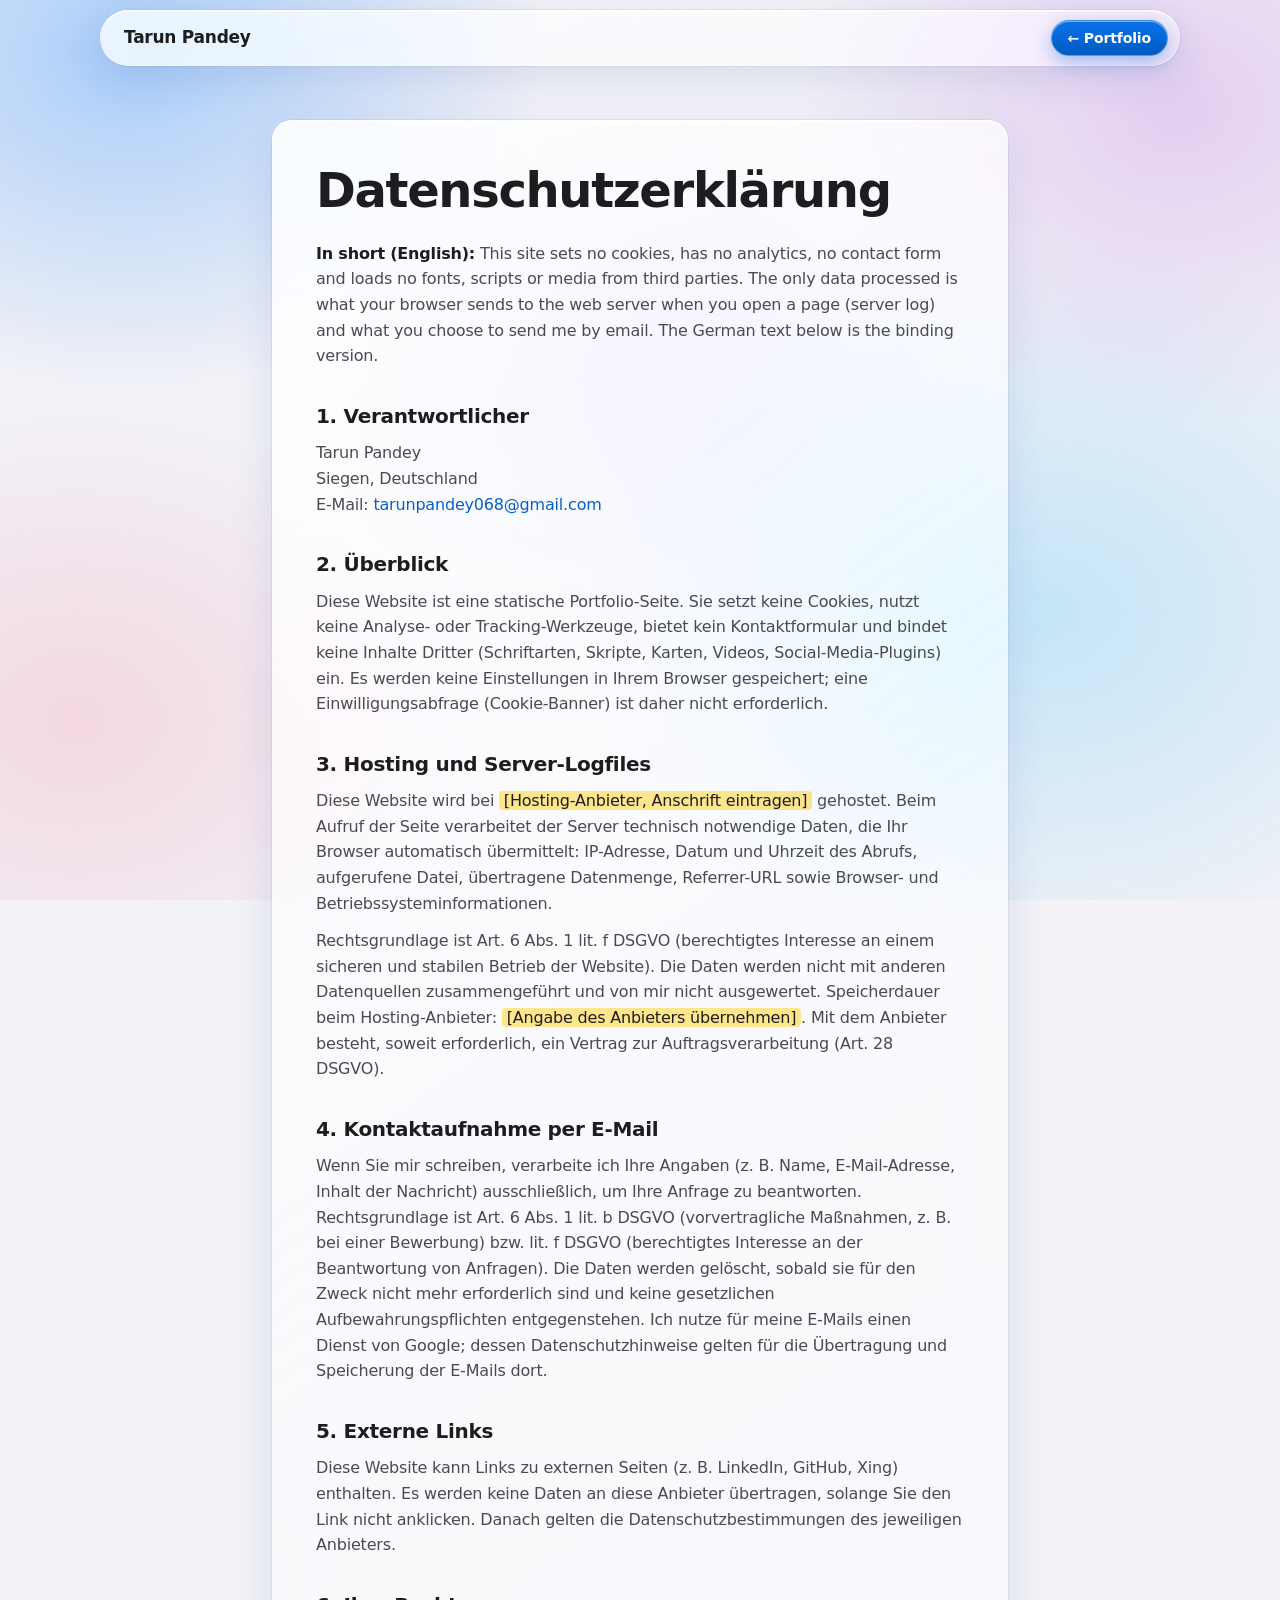
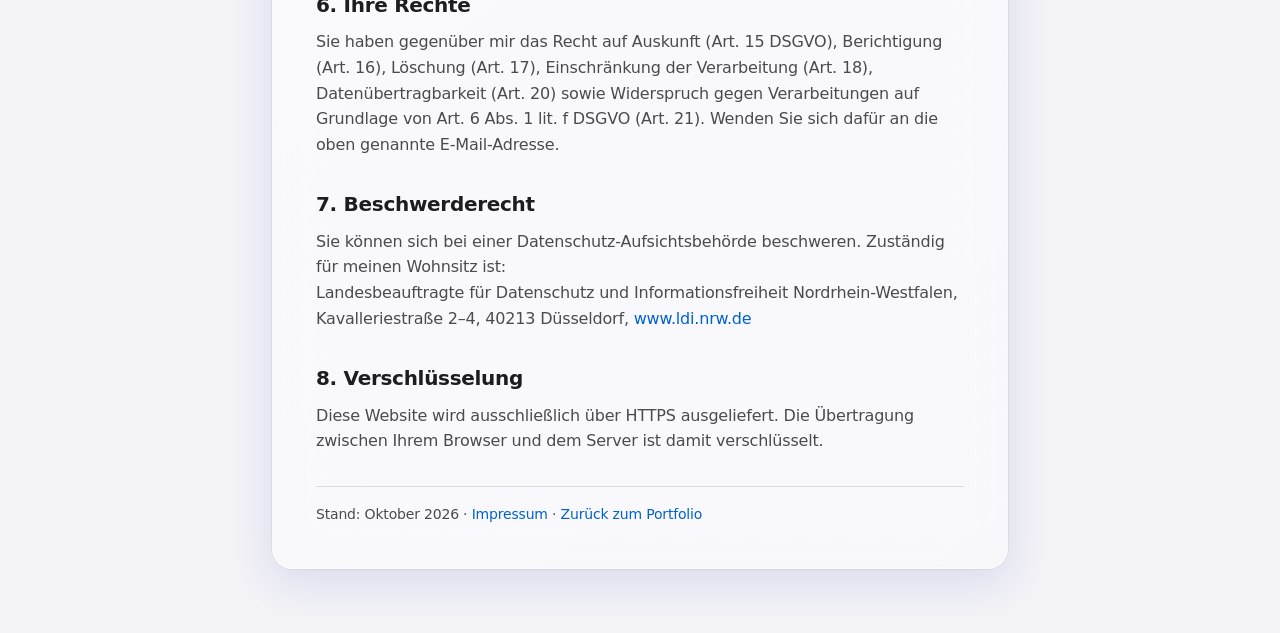
<file: datenschutz.html>
<!DOCTYPE html>
<html lang="de">
<head>
  <meta charset="UTF-8" />
  <meta name="viewport" content="width=device-width, initial-scale=1" />
  <meta name="color-scheme" content="light dark" />
  <meta http-equiv="Content-Security-Policy" content="default-src 'none'; style-src 'self'; img-src 'self' data:; base-uri 'none'; form-action 'none'; upgrade-insecure-requests" />
  <meta name="referrer" content="strict-origin-when-cross-origin" />
  <meta name="robots" content="index, follow" />
  <title>Datenschutzerklärung — Tarun Pandey</title>
  <link rel="icon" href="favicon.svg" type="image/svg+xml" />
  <link rel="stylesheet" href="style.css" />
</head>
<body>
  <header class="nav">
    <div class="nav__inner">
      <a class="nav__brand" href="index.html">Tarun Pandey</a>
      <div class="nav__actions"><a class="btn btn--small" href="index.html">← Portfolio</a></div>
    </div>
  </header>

  <main class="legal">
    <div class="container">
      <article class="legal__card">
        <h1>Datenschutzerklärung</h1>
        <p lang="en"><strong>In short (English):</strong> This site sets no cookies, has no analytics, no contact form and loads no fonts, scripts or media from third parties. The only data processed is what your browser sends to the web server when you open a page (server log) and what you choose to send me by email. The German text below is the binding version.</p>

        <h2>1. Verantwortlicher</h2>
        <p>
          Tarun Pandey<br />
          Siegen, Deutschland<br />
          E-Mail: <a href="mailto:tarunpandey068@gmail.com">tarunpandey068@gmail.com</a>
        </p>

        <h2>2. Überblick</h2>
        <p>Diese Website ist eine statische Portfolio-Seite. Sie setzt keine Cookies, nutzt keine Analyse- oder Tracking-Werkzeuge, bietet kein Kontaktformular und bindet keine Inhalte Dritter (Schriftarten, Skripte, Karten, Videos, Social-Media-Plugins) ein. Es werden keine Einstellungen in Ihrem Browser gespeichert; eine Einwilligungsabfrage (Cookie-Banner) ist daher nicht erforderlich.</p>

        <h2>3. Hosting und Server-Logfiles</h2>
        <p>Diese Website wird bei <span class="todo">[Hosting-Anbieter, Anschrift eintragen]</span> gehostet. Beim Aufruf der Seite verarbeitet der Server technisch notwendige Daten, die Ihr Browser automatisch übermittelt: IP-Adresse, Datum und Uhrzeit des Abrufs, aufgerufene Datei, übertragene Datenmenge, Referrer-URL sowie Browser- und Betriebssysteminformationen.</p>
        <p>Rechtsgrundlage ist Art. 6 Abs. 1 lit. f DSGVO (berechtigtes Interesse an einem sicheren und stabilen Betrieb der Website). Die Daten werden nicht mit anderen Datenquellen zusammengeführt und von mir nicht ausgewertet. Speicherdauer beim Hosting-Anbieter: <span class="todo">[Angabe des Anbieters übernehmen]</span>. Mit dem Anbieter besteht, soweit erforderlich, ein Vertrag zur Auftragsverarbeitung (Art. 28 DSGVO).</p>

        <h2>4. Kontaktaufnahme per E-Mail</h2>
        <p>Wenn Sie mir schreiben, verarbeite ich Ihre Angaben (z. B. Name, E-Mail-Adresse, Inhalt der Nachricht) ausschließlich, um Ihre Anfrage zu beantworten. Rechtsgrundlage ist Art. 6 Abs. 1 lit. b DSGVO (vorvertragliche Maßnahmen, z. B. bei einer Bewerbung) bzw. lit. f DSGVO (berechtigtes Interesse an der Beantwortung von Anfragen). Die Daten werden gelöscht, sobald sie für den Zweck nicht mehr erforderlich sind und keine gesetzlichen Aufbewahrungspflichten entgegenstehen. Ich nutze für meine E-Mails einen Dienst von Google; dessen Datenschutzhinweise gelten für die Übertragung und Speicherung der E-Mails dort.</p>

        <h2>5. Externe Links</h2>
        <p>Diese Website kann Links zu externen Seiten (z. B. LinkedIn, GitHub, Xing) enthalten. Es werden keine Daten an diese Anbieter übertragen, solange Sie den Link nicht anklicken. Danach gelten die Datenschutzbestimmungen des jeweiligen Anbieters.</p>

        <h2>6. Ihre Rechte</h2>
        <p>Sie haben gegenüber mir das Recht auf Auskunft (Art. 15 DSGVO), Berichtigung (Art. 16), Löschung (Art. 17), Einschränkung der Verarbeitung (Art. 18), Datenübertragbarkeit (Art. 20) sowie Widerspruch gegen Verarbeitungen auf Grundlage von Art. 6 Abs. 1 lit. f DSGVO (Art. 21). Wenden Sie sich dafür an die oben genannte E-Mail-Adresse.</p>

        <h2>7. Beschwerderecht</h2>
        <p>Sie können sich bei einer Datenschutz-Aufsichtsbehörde beschweren. Zuständig für meinen Wohnsitz ist:<br />
          Landesbeauftragte für Datenschutz und Informationsfreiheit Nordrhein-Westfalen, Kavalleriestraße 2–4, 40213 Düsseldorf, <a href="https://www.ldi.nrw.de/" rel="noopener noreferrer">www.ldi.nrw.de</a></p>

        <h2>8. Verschlüsselung</h2>
        <p>Diese Website wird ausschließlich über HTTPS ausgeliefert. Die Übertragung zwischen Ihrem Browser und dem Server ist damit verschlüsselt.</p>

        <p class="note">Stand: Oktober 2026 · <a href="impressum.html">Impressum</a> · <a href="index.html">Zurück zum Portfolio</a></p>
      </article>
    </div>
  </main>
</body>
</html>
</file>
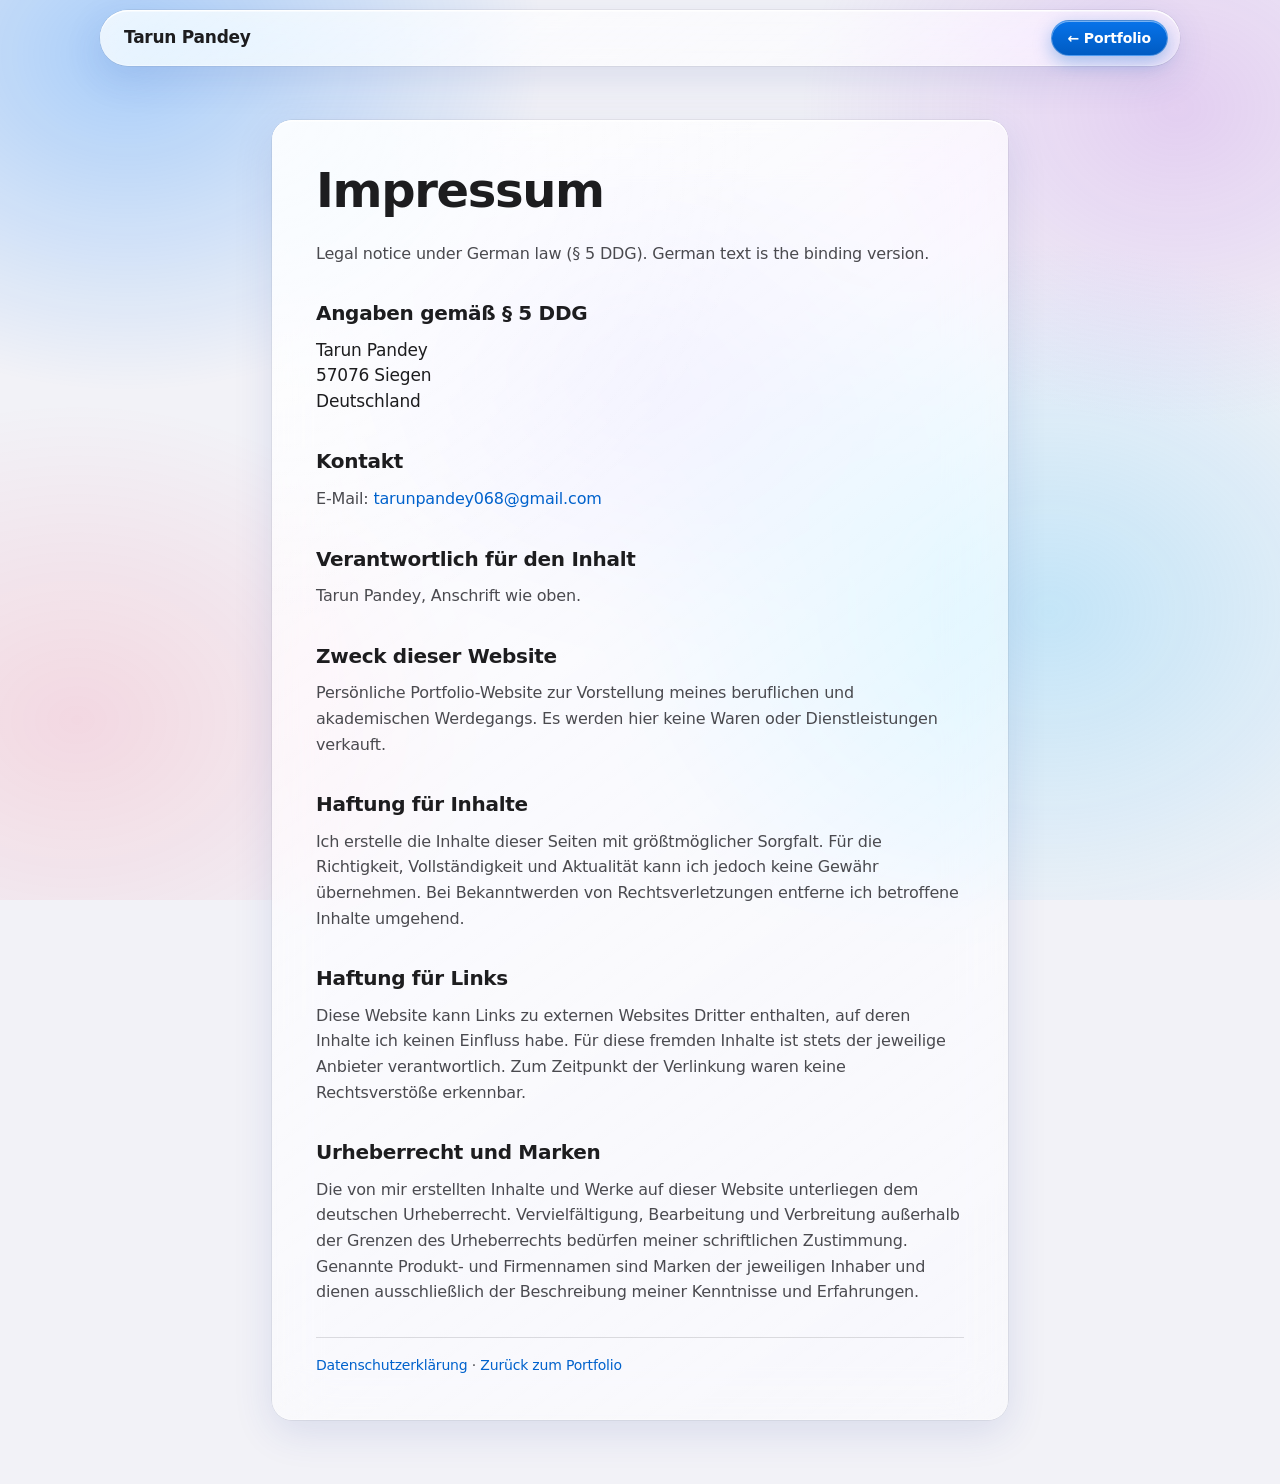
<file: impressum.html>
<!DOCTYPE html>
<html lang="de">
<head>
  <meta charset="UTF-8" />
  <meta name="viewport" content="width=device-width, initial-scale=1" />
  <meta name="color-scheme" content="light dark" />
  <meta http-equiv="Content-Security-Policy" content="default-src 'none'; style-src 'self'; img-src 'self' data:; base-uri 'none'; form-action 'none'; upgrade-insecure-requests" />
  <meta name="referrer" content="strict-origin-when-cross-origin" />
  <meta name="robots" content="index, follow" />
  <title>Impressum — Tarun Pandey</title>
  <link rel="icon" href="favicon.svg" type="image/svg+xml" />
  <link rel="stylesheet" href="style.css" />
</head>
<body>
  <header class="nav">
    <div class="nav__inner">
      <a class="nav__brand" href="index.html">Tarun Pandey</a>
      <div class="nav__actions"><a class="btn btn--small" href="index.html">← Portfolio</a></div>
    </div>
  </header>

  <main class="legal">
    <div class="container">
      <article class="legal__card">
        <h1>Impressum</h1>
        <p lang="en">Legal notice under German law (§ 5 DDG). German text is the binding version.</p>

        <h2>Angaben gemäß § 5 DDG</h2>
        <address>
          Tarun Pandey<br />
          57076 Siegen<br />
          Deutschland
        </address>

        <h2 id="kontakt">Kontakt</h2>
        <p>
          E-Mail: <a href="mailto:tarunpandey068@gmail.com">tarunpandey068@gmail.com</a>
        </p>

        <h2>Verantwortlich für den Inhalt</h2>
        <p>Tarun Pandey, Anschrift wie oben.</p>

        <h2>Zweck dieser Website</h2>
        <p>Persönliche Portfolio-Website zur Vorstellung meines beruflichen und akademischen Werdegangs. Es werden hier keine Waren oder Dienstleistungen verkauft.</p>

        <h2>Haftung für Inhalte</h2>
        <p>Ich erstelle die Inhalte dieser Seiten mit größtmöglicher Sorgfalt. Für die Richtigkeit, Vollständigkeit und Aktualität kann ich jedoch keine Gewähr übernehmen. Bei Bekanntwerden von Rechtsverletzungen entferne ich betroffene Inhalte umgehend.</p>

        <h2>Haftung für Links</h2>
        <p>Diese Website kann Links zu externen Websites Dritter enthalten, auf deren Inhalte ich keinen Einfluss habe. Für diese fremden Inhalte ist stets der jeweilige Anbieter verantwortlich. Zum Zeitpunkt der Verlinkung waren keine Rechtsverstöße erkennbar.</p>

        <h2>Urheberrecht und Marken</h2>
        <p>Die von mir erstellten Inhalte und Werke auf dieser Website unterliegen dem deutschen Urheberrecht. Vervielfältigung, Bearbeitung und Verbreitung außerhalb der Grenzen des Urheberrechts bedürfen meiner schriftlichen Zustimmung. Genannte Produkt- und Firmennamen sind Marken der jeweiligen Inhaber und dienen ausschließlich der Beschreibung meiner Kenntnisse und Erfahrungen.</p>

        <p class="note"><a href="datenschutz.html">Datenschutzerklärung</a> · <a href="index.html">Zurück zum Portfolio</a></p>
      </article>
    </div>
  </main>
</body>
</html>
</file>
<file: style.css>
/* ═══════════════════════════════════════════════
   TARUN PANDEY — PORTFOLIO
   Design language: Apple "liquid glass" — frosted translucent slabs over
   a soft colour field, system type, glossy capsule buttons, light/dark,
   and graceful fallbacks (reduced motion / transparency / contrast).
═══════════════════════════════════════════════ */

/* ─── TOKENS ─── */
:root {
  color-scheme: light dark;

  --bg:        #f2f2f7;                 /* iOS system grouped background */
  --text:      #1d1d1f;
  --text-2:    #4a4a4f;                 /* ≥7:1 on the lightest glass */
  --line:      rgba(60, 60, 67, 0.16);
  --accent:    #007aff;                 /* iOS blue — decorative / large */
  --accent-btn-top: #0773ea;
  --accent-btn-bot: #005bc2;            /* white text ≥ 4.5:1 */
  --link:      #0062cc;                 /* text links ≥ 5:1 on glass */
  --ok:        #1f8f3a;

  --chip-bg:   rgba(0, 122, 255, 0.10);
  --chip-text: #0b3d91;

  /* glass slab */
  --glass-bg:     linear-gradient(145deg, rgba(255,255,255,0.78), rgba(255,255,255,0.46));
  --glass-shadow: 0 0 0 0.5px rgba(60,60,67,0.14),
                  0 12px 40px rgba(30, 60, 160, 0.12),
                  inset 0 1.5px 0 rgba(255,255,255,0.95),
                  inset 0 -1px 0 rgba(255,255,255,0.35);
  --glass-shadow-hover: 0 0 0 0.5px rgba(60,60,67,0.16),
                  0 22px 60px rgba(30, 60, 160, 0.20),
                  inset 0 1.5px 0 rgba(255,255,255,1),
                  inset 0 -1px 0 rgba(255,255,255,0.4);
  --sheen:        rgba(255,255,255,0.55);
  --blur:         blur(28px) saturate(180%);

  /* colour field behind the glass */
  --mesh:
    radial-gradient(42rem 34rem at 10% 6%,  rgba(0,122,255,0.30),  transparent 62%),
    radial-gradient(38rem 32rem at 92% 12%, rgba(175,82,222,0.22), transparent 62%),
    radial-gradient(44rem 36rem at 82% 68%, rgba(90,200,250,0.30), transparent 64%),
    radial-gradient(40rem 32rem at 6% 80%,  rgba(255,45,85,0.13),  transparent 62%),
    radial-gradient(32rem 26rem at 50% 42%, rgba(88,86,214,0.15),  transparent 62%);

  --name-grad: linear-gradient(100deg, #0a62d4 0%, #5856d6 52%, #b5338f 100%);

  --font: -apple-system, BlinkMacSystemFont, "SF Pro Text", "SF Pro Display",
          "Segoe UI", system-ui, Roboto, "Helvetica Neue", Arial, sans-serif;

  --radius:    20px;                    /* glass slabs */
  --radius-sm: 12px;
  --nav-h:     56px;
  --ease:      cubic-bezier(0.25, 0.1, 0.25, 1);
}

@media (prefers-color-scheme: dark) {
  :root {
    --bg:        #07070d;
    --text:      #f5f5f7;
    --text-2:    #b0b0b8;
    --line:      rgba(255, 255, 255, 0.16);
    --accent:    #0a84ff;
    --link:      #64b5ff;
    --ok:        #30d158;

    --chip-bg:   rgba(10, 132, 255, 0.24);
    --chip-text: #d6e8ff;

    --glass-bg:     linear-gradient(145deg, rgba(255,255,255,0.15), rgba(255,255,255,0.05));
    --glass-shadow: 0 0 0 0.5px rgba(255,255,255,0.20),
                    0 16px 48px rgba(0,0,0,0.55),
                    inset 0 1px 0 rgba(255,255,255,0.30),
                    inset 0 -1px 0 rgba(255,255,255,0.06);
    --glass-shadow-hover: 0 0 0 0.5px rgba(255,255,255,0.28),
                    0 26px 70px rgba(0,0,0,0.7),
                    inset 0 1px 0 rgba(255,255,255,0.38),
                    inset 0 -1px 0 rgba(255,255,255,0.08);
    --sheen:        rgba(255,255,255,0.14);

    --mesh:
      radial-gradient(42rem 34rem at 10% 6%,  rgba(10,132,255,0.42),  transparent 62%),
      radial-gradient(38rem 32rem at 92% 12%, rgba(191,90,242,0.34),  transparent 62%),
      radial-gradient(44rem 36rem at 82% 68%, rgba(50,173,230,0.28),  transparent 64%),
      radial-gradient(40rem 32rem at 6% 80%,  rgba(255,55,95,0.20),   transparent 62%),
      radial-gradient(32rem 26rem at 50% 42%, rgba(94,92,230,0.26),   transparent 62%);

    --name-grad: linear-gradient(100deg, #6cb8ff 0%, #a9a4ff 50%, #ff8ab3 100%);
  }
}

/* ─── RESET & BASE ─── */
*, *::before, *::after { box-sizing: border-box; margin: 0; padding: 0; }
[hidden] { display: none !important; }

html {
  font-size: 100%;
  scroll-behavior: smooth;
  scroll-padding-top: 88px;
  -webkit-text-size-adjust: 100%;
}
body {
  position: relative;
  background: var(--bg);
  color: var(--text);
  font-family: var(--font);
  font-size: 1.0625rem;
  line-height: 1.5;
  letter-spacing: -0.011em;
  -webkit-font-smoothing: antialiased;
  text-rendering: optimizeLegibility;
  min-height: 100vh;
}
/* static colour field — gives the glass something to refract */
body::before {
  content: ""; position: fixed; inset: 0; z-index: -1; pointer-events: none;
  background: var(--mesh);
}
body.menu-open { overflow: hidden; }

a { color: var(--link); text-decoration: none; }
a:hover { text-decoration: underline; text-underline-offset: 3px; }
ul, ol { list-style: none; }
address { font-style: normal; }
strong { font-weight: 600; color: var(--text); }
em { font-style: normal; }

:focus-visible { outline: 3px solid var(--accent); outline-offset: 3px; border-radius: 8px; }
::selection { background: var(--accent); color: #fff; }

.container { width: min(1080px, 100% - 3rem); margin-inline: auto; }

.skip-link {
  position: fixed; left: 1rem; top: -4rem; z-index: 300;
  background: var(--text); color: var(--bg);
  padding: 0.6rem 1rem; border-radius: 12px; font-weight: 600;
  transition: top 0.2s var(--ease);
}
.skip-link:focus { top: 0.75rem; text-decoration: none; }

/* ─── GLASS SLAB (shared material) ─── */
.nav::before,
.glance__grid, .about__card, .card, .project, .timeline__card, .avail, .legal__card {
  background: var(--glass-bg);
  -webkit-backdrop-filter: var(--blur);
  backdrop-filter: var(--blur);
  box-shadow: var(--glass-shadow);
}
.glance__grid, .about__card, .card, .project, .timeline__card, .avail, .legal__card {
  position: relative; overflow: hidden; isolation: isolate;
  border-radius: var(--radius);
}
/* specular highlight — light catching the top-left edge */
.glance__grid::after, .about__card::after, .card::after, .project::after,
.timeline__card::after, .avail::after, .legal__card::after {
  content: ""; position: absolute; inset: 0; z-index: -1; pointer-events: none;
  border-radius: inherit;
  background: radial-gradient(120% 70% at 0% 0%, var(--sheen), transparent 55%);
}

/* ─── NAVIGATION — floating glass capsule ─── */
.nav {
  position: fixed; top: 10px; left: 12px; right: 12px; z-index: 100;
  max-width: 1080px; margin-inline: auto;
  height: var(--nav-h); isolation: isolate;
  border-radius: 28px;
}
.nav::before {            /* material lives on a pseudo-element so fixed children stay viewport-relative */
  content: ""; position: absolute; inset: 0; z-index: -1; border-radius: inherit;
}
.nav__inner {
  height: 100%; padding: 0 0.75rem 0 1.5rem;
  display: flex; align-items: center; justify-content: space-between; gap: 1rem;
}
.nav__brand { color: var(--text); font-weight: 650; font-size: 1.0625rem; letter-spacing: -0.015em; }
.nav__brand:hover { text-decoration: none; }
.nav__links { display: flex; align-items: center; gap: 0.15rem; }
.nav__link {
  position: relative; color: var(--text-2);
  font-size: 0.9rem; padding: 0.7rem 0.8rem; border-radius: 980px;
  transition: color 0.2s var(--ease), background 0.2s var(--ease);
}
.nav__link:hover { color: var(--text); background: var(--chip-bg); text-decoration: none; }
.nav__link.active { color: var(--chip-text); background: var(--chip-bg); font-weight: 600; }
.nav__actions { display: flex; align-items: center; gap: 0.5rem; }

.nav__burger {
  display: none; position: relative; width: 44px; height: 44px;
  border: 0; background: none; cursor: pointer; border-radius: 50%;
}
.nav__burger span {
  position: absolute; left: 12px; right: 12px; height: 1.75px;
  background: var(--text); border-radius: 2px;
  transition: transform 0.3s var(--ease), top 0.3s var(--ease);
}
.nav__burger span:nth-child(1) { top: 18px; }
.nav__burger span:nth-child(2) { top: 25px; }
.nav__burger[aria-expanded="true"] span:nth-child(1) { top: 21.5px; transform: rotate(45deg); }
.nav__burger[aria-expanded="true"] span:nth-child(2) { top: 21.5px; transform: rotate(-45deg); }

/* ─── BUTTONS — glossy capsules, instant press feedback ─── */
.btn {
  display: inline-flex; align-items: center; justify-content: center; gap: 0.35rem;
  min-height: 44px; padding: 0.7rem 1.5rem;
  border-radius: 980px; border: 1px solid transparent;
  font: inherit; font-size: 1.0625rem; font-weight: 600; letter-spacing: -0.01em;
  cursor: pointer; text-decoration: none !important;
  transition: transform 0.1s ease-out, filter 0.2s var(--ease), background 0.2s var(--ease);
}
.btn:active { transform: scale(0.96); }
.btn--primary, .btn--small {
  color: #fff;
  background: linear-gradient(180deg, var(--accent-btn-top) 0%, var(--accent-btn-bot) 100%);
  border-color: rgba(255,255,255,0.28);
  box-shadow: inset 0 1px 0 rgba(255,255,255,0.45), 0 6px 18px rgba(0,98,204,0.35);
}
.btn--primary:hover, .btn--small:hover { filter: brightness(1.1); }
.btn--ghost {
  color: var(--link);
  background: var(--glass-bg);
  -webkit-backdrop-filter: var(--blur); backdrop-filter: var(--blur);
  box-shadow: var(--glass-shadow);
}
.btn--ghost:hover { filter: brightness(1.04); }
.btn--small { min-height: 36px; padding: 0.4rem 1rem; font-size: 0.875rem; }

/* ─── REVEAL (progressive: visible by default without JS) ─── */
.js .reveal {
  opacity: 0; transform: translateY(24px);
  transition: opacity 0.8s var(--ease), transform 0.8s var(--ease);
  transition-delay: var(--d, 0s);
}
.js .reveal.visible { opacity: 1; transform: none; }

/* ─── TYPE ─── */
.eyebrow {
  display: inline-flex; align-items: center; gap: 0.5rem;
  font-size: 0.9375rem; font-weight: 600; color: var(--link); margin-bottom: 0.75rem;
}
.hero .eyebrow {
  color: var(--text-2); padding: 0.35rem 0.9rem; border-radius: 980px;
  background: var(--glass-bg); box-shadow: var(--glass-shadow);
  -webkit-backdrop-filter: var(--blur); backdrop-filter: var(--blur);
  font-size: 0.875rem; margin-bottom: 1.25rem;
}
.status-dot {
  width: 8px; height: 8px; border-radius: 50%; background: var(--ok);
  animation: pulse 2.4s ease-out infinite;
}
@keyframes pulse {
  0%   { box-shadow: 0 0 0 0 color-mix(in srgb, var(--ok) 45%, transparent); }
  70%, 100% { box-shadow: 0 0 0 8px transparent; }
}

/* ─── HERO ─── */
.hero {
  min-height: 100svh; display: flex; align-items: center; text-align: center;
  padding: calc(var(--nav-h) + 4.5rem) 0 4rem;
}
.hero__inner { display: flex; flex-direction: column; align-items: center; }
.hero__name {
  font-size: clamp(3rem, 10vw, 6.5rem);
  font-weight: 700; line-height: 1.04; letter-spacing: -0.03em;
  padding-bottom: 0.12em; margin-bottom: calc(0.75rem - 0.12em);   /* keeps descenders inside the gradient box */
  color: var(--text);
  background: var(--name-grad);
  -webkit-background-clip: text; background-clip: text;
  -webkit-text-fill-color: transparent;
}
.hero__role {
  font-size: clamp(1.375rem, 3.4vw, 2.25rem);
  font-weight: 600; line-height: 1.15; letter-spacing: -0.02em; margin-bottom: 1rem;
}
.hero__sub {
  max-width: 34rem; color: var(--text-2);
  font-size: clamp(1.0625rem, 1.8vw, 1.3125rem); line-height: 1.4; margin-bottom: 2rem;
}
.hero__actions { display: flex; flex-wrap: wrap; gap: 0.75rem; justify-content: center; margin-bottom: 2rem; }
.hero__tags { display: flex; flex-wrap: wrap; gap: 0.5rem; justify-content: center; }

.chips { display: flex; flex-wrap: wrap; gap: 0.5rem; }
.hero__tags li, .chips li {
  background: var(--chip-bg); color: var(--chip-text);
  font-size: 0.875rem; font-weight: 500; letter-spacing: -0.005em;
  padding: 0.3rem 0.85rem; border-radius: 980px;
  box-shadow: inset 0 0 0 0.5px color-mix(in srgb, var(--accent) 30%, transparent);
}
.chips--small { margin-top: 1rem; }
.chips--small li { font-size: 0.8125rem; padding: 0.2rem 0.7rem; }

/* ─── AT A GLANCE ─── */
.glance { padding: 0 0 4rem; }
.glance__grid { display: grid; grid-template-columns: repeat(4, 1fr); }
.glance__item { padding: 1.5rem; border-left: 1px solid var(--line); }
.glance__item:first-child { border-left: 0; }
.glance dt { font-size: 0.8125rem; font-weight: 700; color: var(--link); text-transform: uppercase; letter-spacing: 0.07em; margin-bottom: 0.4rem; }
.glance dd { font-size: 1.125rem; font-weight: 600; line-height: 1.3; letter-spacing: -0.015em; }
.glance dd span { display: block; margin-top: 0.25rem; font-size: 0.9375rem; font-weight: 400; color: var(--text-2); letter-spacing: -0.005em; }

/* ─── SECTIONS ─── */
.section { padding: clamp(4rem, 9vw, 7rem) 0; }
.section__header { max-width: 46rem; margin-bottom: clamp(2.25rem, 5vw, 3.5rem); }
.section__header--center { margin-inline: auto; text-align: center; }
.section__title {
  font-size: clamp(2rem, 5.2vw, 3.5rem);
  font-weight: 700; line-height: 1.08; letter-spacing: -0.028em; text-wrap: balance;
}
.section__lead {
  margin-top: 1rem; color: var(--text-2);
  font-size: clamp(1.0625rem, 2vw, 1.3125rem); line-height: 1.4; letter-spacing: -0.012em;
}

/* ─── ABOUT ─── */
.about__grid { display: grid; grid-template-columns: 1.6fr 1fr; gap: clamp(2rem, 6vw, 4.5rem); align-items: start; }
.about__text p { font-size: 1.1875rem; line-height: 1.55; color: var(--text-2); max-width: 38rem; }
.about__text p + p { margin-top: 1.25rem; }
.about__card { padding: 1.75rem; }
.about__card h3 { font-size: 1.0625rem; font-weight: 600; margin-bottom: 1rem; }
.about__card dl > div { padding: 0.8rem 0; border-top: 1px solid var(--line); }
.about__card dt { font-size: 0.8125rem; color: var(--text-2); }
.about__card dd { font-weight: 500; }

/* ─── SKILL CARDS ─── */
.cards { display: grid; gap: 1.25rem; }
.cards--2 { grid-template-columns: repeat(2, 1fr); }
.card { padding: 2rem; transition: transform 0.4s var(--ease), box-shadow 0.4s var(--ease); }
.card__head { display: flex; align-items: center; gap: 0.9rem; margin-bottom: 1rem; }
.card__title { font-size: 1.375rem; font-weight: 600; letter-spacing: -0.02em; }
.card__list li { padding: 0.65rem 0; border-top: 1px solid var(--line); color: var(--text-2); }

.icon {
  flex: none; width: 44px; height: 44px; border-radius: 13px;
  display: grid; place-items: center; color: #fff;
  box-shadow: inset 0 1px 0 rgba(255,255,255,0.5), inset 0 -1px 0 rgba(0,0,0,0.12), 0 6px 14px rgba(0,0,0,0.18);
}
.icon svg { width: 24px; height: 24px; fill: none; stroke: currentColor; stroke-width: 1.8; stroke-linecap: round; stroke-linejoin: round; }
.icon--blue   { background: linear-gradient(160deg, #4aa3ff, #0062d6); }
.icon--indigo { background: linear-gradient(160deg, #8583ff, #4240c4); }
.icon--teal   { background: linear-gradient(160deg, #5ac8e0, #1b8aa3); }
.icon--orange { background: linear-gradient(160deg, #ffb340, #e57600); }

.certs { margin-top: 2.5rem; }
.certs__title { font-size: 1.0625rem; font-weight: 600; margin-bottom: 0.9rem; }

/* ─── PROJECTS — one colour family (blue → indigo → violet) ─── */
.projects { display: grid; grid-template-columns: repeat(2, 1fr); gap: 1.25rem; }
.project { display: flex; flex-direction: column; transition: transform 0.4s var(--ease), box-shadow 0.4s var(--ease); }
.project--featured { grid-column: 1 / -1; display: grid; grid-template-columns: 1fr 1fr; }
.project__visual {
  position: relative; min-height: 220px; display: grid; place-items: center; overflow: hidden;
}
.project--featured .project__visual { min-height: 340px; }
.project__visual::after {      /* gloss */
  content: ""; position: absolute; inset: 0; pointer-events: none;
  background:
    radial-gradient(90% 60% at 20% 0%, rgba(255,255,255,0.40), transparent 60%),
    linear-gradient(180deg, rgba(255,255,255,0.12), transparent 40%);
}
.project__visual svg {
  position: relative; z-index: 1; width: min(52%, 190px); height: auto;
  fill: none; stroke: #fff; stroke-width: 2.2; stroke-linecap: round; stroke-linejoin: round;
  filter: drop-shadow(0 8px 14px rgba(0,0,0,0.22));
}
.project__visual--1 { background: linear-gradient(135deg, #0a62d4 0%, #32ade6 100%); }
.project__visual--2 { background: linear-gradient(135deg, #4240c4 0%, #0a84ff 100%); }
.project__visual--3 { background: linear-gradient(135deg, #0a72ea 0%, #5856d6 55%, #9b4fd0 100%); }

.badge {
  position: absolute; top: 1rem; left: 1rem; z-index: 2;
  display: inline-flex; align-items: center; gap: 0.35rem;
  background: rgba(255,255,255,0.92); color: #1d1d1f;
  font-size: 0.75rem; font-weight: 700; padding: 0.28rem 0.75rem; border-radius: 980px;
  box-shadow: 0 2px 8px rgba(0,0,0,0.15), inset 0 1px 0 #fff;
}

.project__body { padding: clamp(1.5rem, 3vw, 2.25rem); display: flex; flex-direction: column; flex: 1; }
.project__meta { font-size: 0.875rem; font-weight: 600; color: var(--link); margin-bottom: 0.5rem; }
.project__title { font-size: clamp(1.375rem, 2.6vw, 1.75rem); font-weight: 700; line-height: 1.15; letter-spacing: -0.022em; margin-bottom: 0.75rem; }
.project--featured .project__title { font-size: clamp(1.625rem, 3.2vw, 2.25rem); }
.project__desc { color: var(--text-2); font-size: 1rem; line-height: 1.55; flex: 1; }
.project__link { margin-top: 1rem; font-weight: 600; font-size: 0.9375rem; align-self: flex-start; }

/* ─── TIMELINE ─── */
.timeline { max-width: 52rem; margin-inline: auto; }
.timeline__item { display: grid; grid-template-columns: 9.5rem 1fr; gap: 1.5rem; padding-bottom: 1.25rem; }
.timeline__date { padding-top: 1.75rem; text-align: right; font-size: 0.9375rem; font-weight: 600; color: var(--text-2); }
.timeline__item--current .timeline__date { color: var(--link); }
.timeline__card { padding: 1.75rem 2rem; }
.timeline__item--current .timeline__card { box-shadow: 0 0 0 2px var(--accent), var(--glass-shadow); }
.timeline__type {
  display: inline-block; font-size: 0.6875rem; font-weight: 700; text-transform: uppercase; letter-spacing: 0.08em;
  color: var(--chip-text); background: var(--chip-bg); padding: 0.15rem 0.6rem; border-radius: 980px; margin-bottom: 0.6rem;
}
.timeline__role { font-size: 1.375rem; font-weight: 600; letter-spacing: -0.02em; line-height: 1.2; }
.timeline__org { color: var(--text-2); margin: 0.25rem 0 0.9rem; font-size: 0.9375rem; }
.timeline__desc { color: var(--text-2); font-size: 1rem; line-height: 1.55; }

/* ─── CONTACT ─── */
.hero__actions--center { margin: 2rem 0 0; }
.avail { max-width: 44rem; margin: clamp(2.25rem, 5vw, 3.5rem) auto 0; padding: 0.5rem 1.75rem; }
.avail > div { display: grid; grid-template-columns: 9rem 1fr; gap: 1rem; padding: 1rem 0; border-top: 1px solid var(--line); }
.avail > div:first-child { border-top: 0; }
.avail dt { color: var(--text-2); font-size: 0.9375rem; }
.avail dd { font-weight: 500; overflow-wrap: anywhere; }
.social { display: flex; gap: 1.5rem; justify-content: center; margin-top: 1.5rem; }
.social:not(:has(a:not([hidden]))) { display: none; }

/* ─── FOOTER ─── */
.footer { border-top: 1px solid var(--line); padding: 3rem 0 2.5rem; color: var(--text-2); font-size: 0.8125rem; line-height: 1.6; }
.footer__grid { display: grid; grid-template-columns: 1fr 1.5fr; gap: 3rem; }
.footer__name { font-size: 1.0625rem; font-weight: 600; color: var(--text); }
.footer__links { display: flex; gap: 1.25rem; margin-top: 1rem; font-size: 0.9375rem; }
.footer__legal { margin-bottom: 0.7rem; }

/* ─── LEGAL PAGES (Impressum / Datenschutz) ─── */
.legal { padding: calc(var(--nav-h) + 4rem) 0 4rem; }
.legal__card { padding: clamp(1.5rem, 4vw, 2.75rem); max-width: 46rem; margin-inline: auto; }
.legal h1 { font-size: clamp(2rem, 5vw, 3rem); font-weight: 700; letter-spacing: -0.028em; line-height: 1.1; margin-bottom: 1.5rem; }
.legal h2 { font-size: 1.25rem; font-weight: 600; letter-spacing: -0.015em; margin: 2rem 0 0.6rem; }
.legal p, .legal li { color: var(--text-2); font-size: 1rem; line-height: 1.6; }
.legal p + p { margin-top: 0.75rem; }
.legal ul { list-style: disc; padding-left: 1.25rem; margin-top: 0.5rem; }
.legal .note { margin-top: 2rem; padding-top: 1rem; border-top: 1px solid var(--line); font-size: 0.875rem; }
.todo { background: rgba(255, 204, 0, 0.45); color: var(--text); padding: 0 0.3em; border-radius: 4px; }

/* ─── HOVER (pointer devices only) ─── */
@media (hover: hover) {
  .card:hover, .project:hover { transform: translateY(-4px); box-shadow: var(--glass-shadow-hover); }
}

/* ─── RESPONSIVE ─── */
@media (max-width: 900px) {
  .nav__burger { display: block; }
  .nav__links {
    position: fixed; inset: 0; z-index: -1;
    padding-top: calc(var(--nav-h) + 24px);
    flex-direction: column; justify-content: center; gap: 0.5rem;
    background: color-mix(in srgb, var(--bg) 72%, transparent);
    -webkit-backdrop-filter: blur(36px) saturate(180%); backdrop-filter: blur(36px) saturate(180%);
    opacity: 0; visibility: hidden; transform: scale(1.02);
    transition: opacity 0.3s var(--ease), transform 0.3s var(--ease), visibility 0s linear 0.3s;
  }
  .nav__links.open { opacity: 1; visibility: visible; transform: none; transition-delay: 0s; }
  .nav__link { font-size: 1.75rem; font-weight: 600; color: var(--text); letter-spacing: -0.02em; padding: 0.6rem 1.25rem; }

  .glance__grid { grid-template-columns: repeat(2, 1fr); }
  .glance__item:nth-child(3) { border-left: 0; }
  .glance__item:nth-child(n+3) { border-top: 1px solid var(--line); }
  .about__grid, .cards--2, .projects, .project--featured, .footer__grid { grid-template-columns: 1fr; }
  .project--featured .project__visual { min-height: 220px; }
  .timeline__item { grid-template-columns: 1fr; gap: 0.5rem; }
  .timeline__date { text-align: left; padding-top: 0; }
}
@media (max-width: 520px) {
  .glance__grid { grid-template-columns: 1fr; }
  .glance__item { border-left: 0; border-top: 1px solid var(--line); }
  .glance__item:first-child { border-top: 0; }
  .avail > div { grid-template-columns: 1fr; gap: 0.15rem; }
  .card, .timeline__card { padding: 1.5rem; }
  .hero__actions .btn { width: 100%; }
}

/* ─── FALLBACKS & ACCESSIBILITY ─── */
@supports not ((backdrop-filter: blur(1px)) or (-webkit-backdrop-filter: blur(1px))) {
  :root { --glass-bg: linear-gradient(145deg, rgba(255,255,255,0.96), rgba(244,246,252,0.92)); }
  @media (prefers-color-scheme: dark) {
    :root { --glass-bg: linear-gradient(145deg, rgba(44,44,52,0.97), rgba(30,30,38,0.97)); }
  }
}
@supports not (background-clip: text) {
  .hero__name { background: none; -webkit-text-fill-color: currentColor; }
}
@media (prefers-reduced-motion: reduce) {
  html { scroll-behavior: auto; }
  .js .reveal { transform: none; transition: opacity 0.3s ease; }
  .status-dot { animation: none; }
  .card, .project, .btn { transition: none; }
  .card:hover, .project:hover { transform: none; }
  .nav__links { transition: opacity 0.2s ease; transform: none; }
}
@media (prefers-reduced-transparency: reduce) {
  :root { --glass-bg: linear-gradient(var(--bg), var(--bg)); --blur: none; --sheen: transparent; }
  .nav__links { background: var(--bg); -webkit-backdrop-filter: none; backdrop-filter: none; }
}
@media (prefers-contrast: more) {
  :root { --text-2: var(--text); --line: currentColor; --blur: none; --glass-bg: linear-gradient(var(--bg), var(--bg)); }
  .hero__name { background: none; -webkit-text-fill-color: currentColor; }
  .btn--ghost { border: 2px solid currentColor; }
}
@media (forced-colors: active) {
  .hero__name { background: none; -webkit-text-fill-color: CanvasText; }
  .nav::before, .card, .project, .about__card, .timeline__card, .avail, .glance__grid, .legal__card { border: 1px solid CanvasText; }
}

/* ─── PRINT: a clean CV on paper ─── */
@media print {
  :root { --bg: #fff; --text: #000; --text-2: #333; --glass-bg: #fff; --blur: none; --glass-shadow: none; --mesh: none; }
  body::before { display: none; }
  .nav, .skip-link, .hero__actions, .status-dot, .social { display: none !important; }
  .js .reveal { opacity: 1 !important; transform: none !important; }
  .hero { min-height: 0; padding: 0 0 1rem; text-align: left; }
  .hero__inner { align-items: flex-start; }
  .hero__name { background: none; -webkit-text-fill-color: #000; }
  .section { padding: 1.5rem 0; }
  .project__visual { display: none; }
  .project--featured, .project { display: block; break-inside: avoid; }
  .timeline__item, .card { break-inside: avoid; }
}
</file>
